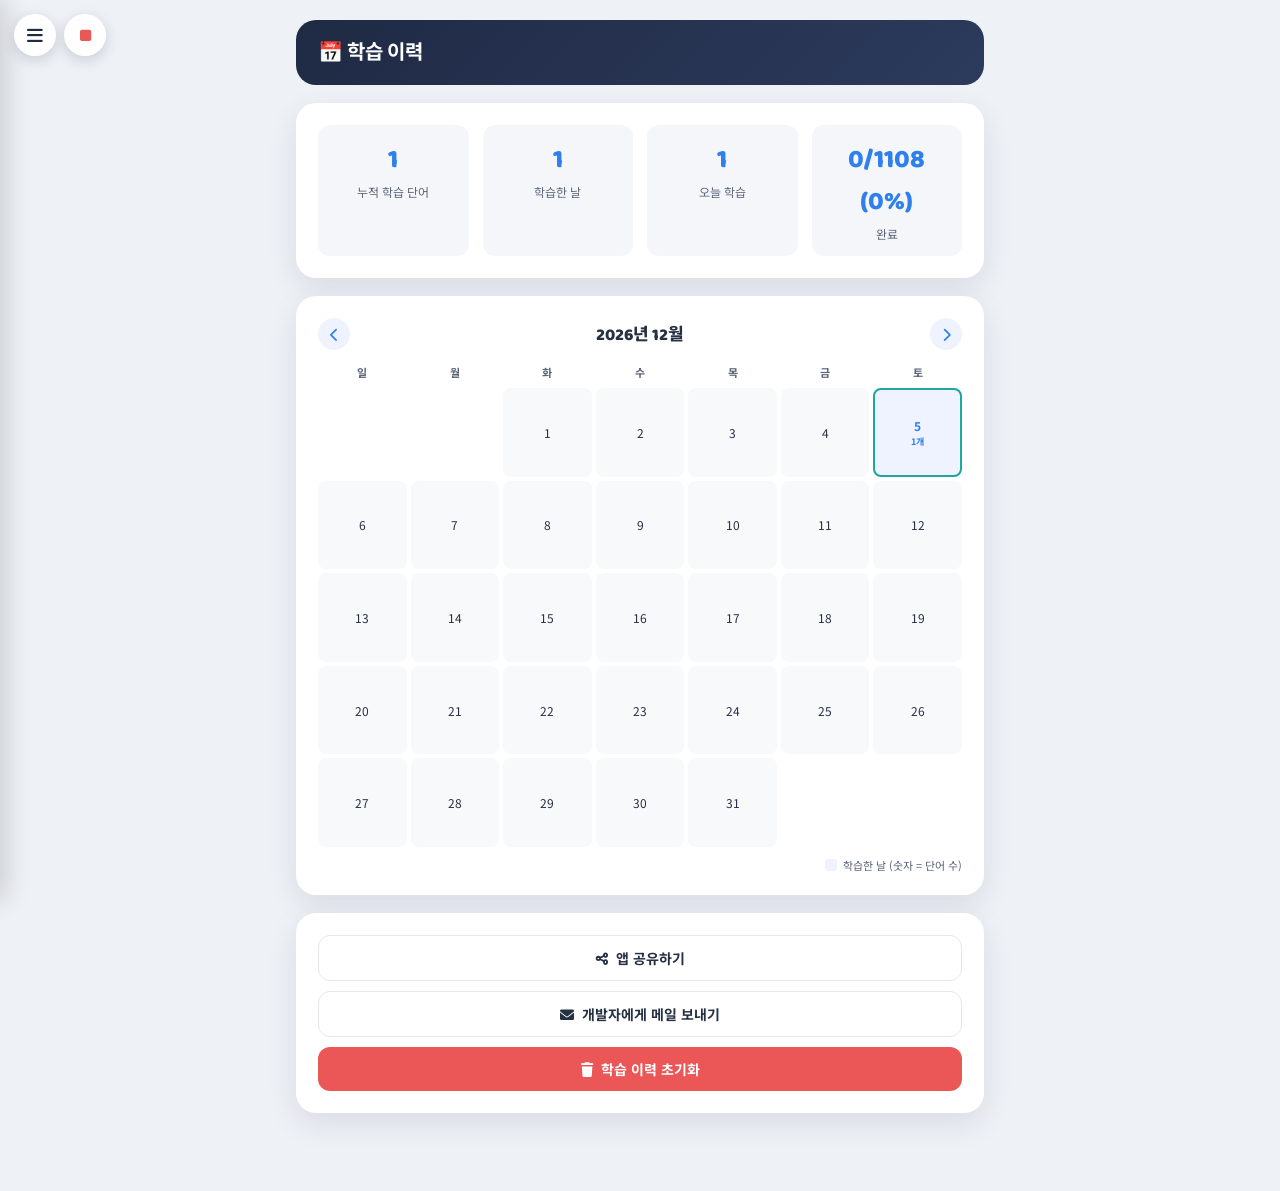
<file: progress.html>
<!DOCTYPE html>
<html lang="ko">
<head>
    <meta charset="UTF-8">
    <meta name="viewport" content="width=device-width, initial-scale=1.0">
    <title>학습 이력 - Lingo Power</title>
    <link rel="stylesheet" href="style.css">
    <link rel="stylesheet" href="https://cdnjs.cloudflare.com/ajax/libs/font-awesome/6.0.0-beta3/css/all.min.css">
    <link rel="stylesheet" href="flashcard.css">
    <link rel="stylesheet" href="nav.css">
    <link rel="stylesheet" href="style_pg.css">
</head>
<body>
    <header class="screen-only">
        <h1>📅 <span data-i18n="navProgress">학습 이력</span></h1>
    </header>

    <!-- 요약 -->
    <div class="pg-card">
        <div class="pg-summary">
            <div class="pg-summary-item">
                <div class="pg-summary-num" id="totalWordsNum">0</div>
                <div class="pg-summary-label" data-i18n="progressAccumWords">누적 학습 단어</div>
            </div>
            <div class="pg-summary-item">
                <div class="pg-summary-num" id="totalDaysNum">0</div>
                <div class="pg-summary-label" data-i18n="progressDaysLearned">학습한 날</div>
            </div>
            <div class="pg-summary-item">
                <div class="pg-summary-num" id="todayNum">0</div>
                <div class="pg-summary-label" data-i18n="progressTodayLearned">오늘 학습</div>
            </div>
            <div class="pg-summary-item pg-summary-item--clickable" id="completedCard" title="완료한 단어 목록 보기">
                <div class="pg-summary-num" id="completedNum">0/0</div>
                <div class="pg-summary-label" id="completedLabel" data-i18n="progressCompleted">완료</div>
            </div>
        </div>
    </div>

    <!-- 달력 -->
    <div class="pg-card">
        <div class="pg-cal-header">
            <button class="pg-cal-nav-btn" id="prevMonthBtn"><i class="fa-solid fa-chevron-left"></i></button>
            <div class="pg-cal-title" id="calTitle">-</div>
            <button class="pg-cal-nav-btn" id="nextMonthBtn"><i class="fa-solid fa-chevron-right"></i></button>
        </div>
        <div class="pg-cal-grid" id="calWeekdays"></div>
        <div class="pg-cal-grid" id="calDays" style="margin-top:4px;"></div>
        <div class="pg-cal-legend">
            <span class="pg-legend-swatch"></span> <span data-i18n="progressLegend">학습한 날 (숫자 = 단어 수)</span>
        </div>
    </div>

    <!-- 날짜별 상세 -->
    <div class="pg-card pg-day-detail" id="dayDetail">
        <div class="pg-day-detail-header">
            <div class="pg-day-detail-title" id="dayDetailTitle">-</div>
            <button type="button" class="pg-print-btn pg-danger-btn" id="completedResetBtn" style="display:none;"><i class="fa-solid fa-trash"></i> <span data-i18n="resetCompleted">완료 목록 초기화</span></button>
            <button type="button" class="pg-print-btn" id="dayDetailPrintBtn"><i class="fa-solid fa-print"></i> <span data-i18n="printPdf">인쇄 / PDF 출력</span></button>
        </div>
        <div id="dayDetailList"></div>
        <div class="pg-day-detail-pagination" id="dayDetailPagination"></div>
    </div>

    <!-- 관리/공유 -->
    <div class="pg-card">
        <button class="pg-action-btn pg-outline" id="shareBtn"><i class="fa-solid fa-share-nodes"></i>&nbsp; <span data-i18n="progressShare">앱 공유하기</span></button>
        <button class="pg-action-btn pg-outline" id="emailBtn"><i class="fa-solid fa-envelope"></i>&nbsp; <span data-i18n="progressEmail">개발자에게 메일 보내기</span></button>
        <button class="pg-action-btn pg-danger" id="resetBtn"><i class="fa-solid fa-trash"></i>&nbsp; <span data-i18n="progressReset">학습 이력 초기화</span></button>
    </div>

    <script src="ui-i18n.js"></script>
    <script src="data/cards_all.js"></script>
    <script src="lang-pref.js"></script>
    <script src="cards-loader.js"></script>
    <script src="progress.js"></script>
    <script src="audio-pref.js"></script>
    <script src="playback-engine.js"></script>
    <script>
        const WEEKDAYS_KO = ['일', '월', '화', '수', '목', '금', '토'];
        const WEEKDAYS_EN = ['Sun', 'Mon', 'Tue', 'Wed', 'Thu', 'Fri', 'Sat'];
        const WEEKDAYS = ((typeof getUILang === 'function') ? getUILang() : 'ko') === 'en' ? WEEKDAYS_EN : WEEKDAYS_KO;

        let viewYear, viewMonth; // viewMonth: 0-based
        let selectedDateKey = null;

        const calTitle = document.getElementById('calTitle');
        const calWeekdaysEl = document.getElementById('calWeekdays');
        const calDaysEl = document.getElementById('calDays');
        const dayDetailEl = document.getElementById('dayDetail');
        const dayDetailTitle = document.getElementById('dayDetailTitle');
        const dayDetailList = document.getElementById('dayDetailList');

        // 오디오 재생(mp3 우선, 실패시 TTS 폴백)은 playback-engine.js를 사용합니다.

        function pad2(n) { return String(n).padStart(2, '0'); }
        function dateKey(y, m, d) { return `${y}-${pad2(m + 1)}-${pad2(d)}`; }

        function renderWeekdayHeader() {
            calWeekdaysEl.innerHTML = WEEKDAYS.map(w => `<div class="pg-cal-weekday">${w}</div>`).join('');
        }

        function renderSummary(log) {
            const allWords = new Set();
            let totalDays = 0;
            Object.values(log).forEach(words => {
                words.forEach(w => allWords.add(w));
            });
            totalDays = Object.keys(log).length;
            const today = new Date();
            const todayKey = dateKey(today.getFullYear(), today.getMonth(), today.getDate());
            const todayCount = (log[todayKey] || []).length;

            document.getElementById('totalWordsNum').textContent = allWords.size;
            document.getElementById('totalDaysNum').textContent = totalDays;
            document.getElementById('todayNum').textContent = todayCount;

            renderCompletedSummary();
        }

        // "다음부터 안보기" = 그 단어의 학습을 완료로 표시. 전체 단어 수(cardsData) 대비
        // 완료 개수/퍼센트를 계산해서 보여줌
        function renderCompletedSummary() {
            const total = (typeof cardsData !== 'undefined' && Array.isArray(cardsData)) ? cardsData.length : 0;
            const completed = getCompletedIds().size;
            const percent = total > 0 ? Math.round((completed / total) * 100) : 0;
            const el = document.getElementById('completedNum');
            if (el) el.textContent = `${completed}/${total} (${percent}%)`;
        }

        function renderCalendar() {
            const log = getStudyLog();
            renderSummary(log);

            const uiLangForTitle = (typeof getUILang === 'function') ? getUILang() : 'ko';
            if (uiLangForTitle === 'en') {
                const monthNames = ['January','February','March','April','May','June','July','August','September','October','November','December'];
                calTitle.textContent = `${monthNames[viewMonth]} ${viewYear}`;
            } else {
                calTitle.textContent = `${viewYear}년 ${viewMonth + 1}월`;
            }

            const firstDay = new Date(viewYear, viewMonth, 1).getDay(); // 0=일
            const daysInMonth = new Date(viewYear, viewMonth + 1, 0).getDate();
            const today = new Date();
            const todayKey = dateKey(today.getFullYear(), today.getMonth(), today.getDate());

            let html = '';
            for (let i = 0; i < firstDay; i++) {
                html += `<div class="pg-cal-day is-empty"></div>`;
            }
            for (let d = 1; d <= daysInMonth; d++) {
                const key = dateKey(viewYear, viewMonth, d);
                const count = (log[key] || []).length;
                const classes = ['pg-cal-day'];
                if (count > 0) classes.push('has-study');
                if (key === todayKey) classes.push('is-today');
                if (key === selectedDateKey) classes.push('is-selected');
                html += `
                    <div class="${classes.join(' ')}" data-date="${key}" data-count="${count}">
                        <span>${d}</span>
                        ${count > 0 ? `<span class="pg-cal-count">${count}${uiLangForTitle === 'en' ? '' : '개'}</span>` : ''}
                    </div>
                `;
            }
            calDaysEl.innerHTML = html;

            calDaysEl.querySelectorAll('.pg-cal-day.has-study').forEach(el => {
                el.addEventListener('click', () => openDayDetail(el.dataset.date));
            });
        }

        // COMPLETED_WORDS_KEY / getCompletedIds() / markWordCompleted() / unmarkWordCompleted()는
        // cards-loader.js에서 이미 선언됨 (같은 이름을 여기서 또 선언하면 예전에
        // 겪었던 "이미 선언됨" 문법오류가 재발할 수 있어서, 여기서는 그대로 재사용만 함)

        const DAY_DETAIL_PAGE_SIZE = 20;
        let dayDetailWords = [];
        let dayDetailKey = null;
        let dayDetailPage = 1;
        let dayDetailMode = 'day'; // 'day' = 그날 학습한 단어, 'completed' = 완료한 단어 목록

        function buildWordItemHtml(w) {
            const card = cardsData.find(c => (c.word || '').toUpperCase() === (w || '').toUpperCase());
            const meaning = card ? card.meaning : '';
            const engExample = card ? card.engExample : '';
            const korExample = card ? card.korExample : '';
            const image = card ? card.image : '';
            const id = card ? card.id : null;
            const thumb = image ? `<img class="pg-word-thumb" src="${image}" alt="${w}">` : '<div class="pg-word-thumb"></div>';
            const actionBtn = id === null ? '' : (dayDetailMode === 'completed'
                ? `<button type="button" class="pg-restore-btn" data-id="${id}" title="완료 취소(복구)"><i class="fa-solid fa-rotate-left"></i></button>`
                : `<button type="button" class="pg-complete-btn" data-id="${id}" title="학습 완료로 표시"><i class="fa-solid fa-circle-check"></i></button>`);
            return `
                <div class="pg-word-item">
                    ${thumb}
                    <div class="pg-word-text">
                        <div class="pg-word-en">${w}</div>
                        <div class="pg-word-ko">${meaning}</div>
                        <div class="pg-word-sentence">${engExample}</div>
                        <div class="pg-word-sentence-ko">${korExample}</div>
                    </div>
                    <div class="pg-word-controls">
                        <button type="button" class="speak-btn" data-word="${w}" data-seq="ee" title="단어 발음"><i class="fa-solid fa-volume-high"></i></button>
                        <button type="button" class="speak-btn plus" data-word="${w}" data-seq="ee,kk,es,ks" title="전체 듣기"><i class="fa-solid fa-volume-high"></i>+</button>
                        ${actionBtn}
                    </div>
                </div>
            `;
        }

        // forcedAll=true면 페이지 무시하고 전체를 그림 (인쇄용)
        function renderDayDetailList(forcedAll = false) {
            const words = dayDetailWords;
            const pagination = document.getElementById('dayDetailPagination');

            if (!words.length) {
                dayDetailList.innerHTML = `<div class="pg-empty-msg">${t('progressNoRecord')}</div>`;
                pagination.innerHTML = '';
                return;
            }

            const totalPages = Math.ceil(words.length / DAY_DETAIL_PAGE_SIZE);
            let pageWords = words;
            if (!forcedAll && words.length > DAY_DETAIL_PAGE_SIZE) {
                const start = (dayDetailPage - 1) * DAY_DETAIL_PAGE_SIZE;
                pageWords = words.slice(start, start + DAY_DETAIL_PAGE_SIZE);
            }

            dayDetailList.innerHTML = pageWords.map(buildWordItemHtml).join('');

            // 페이지네이션 컨트롤 (20개 이하이거나 인쇄용 강제 전체보기면 안 보임)
            if (!forcedAll && words.length > DAY_DETAIL_PAGE_SIZE) {
                pagination.innerHTML = `
                    <button type="button" class="pg-cal-nav-btn" id="dayDetailPrevPage"><i class="fa-solid fa-chevron-left"></i></button>
                    <span class="pg-day-detail-page-info">${dayDetailPage} / ${totalPages}</span>
                    <button type="button" class="pg-cal-nav-btn" id="dayDetailNextPage"><i class="fa-solid fa-chevron-right"></i></button>
                `;
                document.getElementById('dayDetailPrevPage').addEventListener('click', () => {
                    if (dayDetailPage > 1) { dayDetailPage--; renderDayDetailList(); }
                });
                document.getElementById('dayDetailNextPage').addEventListener('click', () => {
                    if (dayDetailPage < totalPages) { dayDetailPage++; renderDayDetailList(); }
                });
            } else {
                pagination.innerHTML = '';
            }

            bindDayDetailItemEvents();
        }

        function bindDayDetailItemEvents() {
            dayDetailList.querySelectorAll('.speak-btn').forEach(btn => {
                btn.addEventListener('click', () => {
                    playSequence(btn.dataset.word, btn.dataset.seq.split(','), btn);
                });
            });

            dayDetailList.querySelectorAll('.pg-complete-btn').forEach(btn => {
                btn.addEventListener('click', () => {
                    markWordCompleted(btn.dataset.id);
                    openDayDetail(dayDetailKey); // 목록 즉시 갱신 (완료율 카드도 같이 갱신됨)
                });
            });

            dayDetailList.querySelectorAll('.pg-restore-btn').forEach(btn => {
                btn.addEventListener('click', () => {
                    unmarkWordCompleted(btn.dataset.id);
                    openCompletedList(); // 완료 목록 즉시 갱신
                });
            });
        }

        function printDayDetail() {
            renderDayDetailList(true); // 인쇄 시에는 페이지 나누지 않고 전체를 다 보여줌
            window.print();
            renderDayDetailList(); // 인쇄 끝나면 원래 페이지 보기로 복귀
        }

        // 완료 표시한 단어 전체 목록 보기 (상단 "완료" 카드 클릭 시)
        function openCompletedList() {
            dayDetailMode = 'completed';
            selectedDateKey = null;
            renderCalendar();

            const completed = getCompletedIds();
            const words = cardsData
                .filter(c => completed.has(String(c.id)))
                .map(c => c.word);

            dayDetailWords = words;
            dayDetailKey = null;
            dayDetailPage = 1;

            const uiLang = (typeof getUILang === 'function') ? getUILang() : 'ko';
            dayDetailTitle.textContent = uiLang === 'en'
                ? `Completed words (${words.length})`
                : `학습 완료한 단어 (${words.length}개)`;

            renderDayDetailList();
            document.getElementById('completedResetBtn').style.display = 'inline-flex';

            dayDetailEl.classList.add('is-open');
            dayDetailEl.scrollIntoView({ behavior: 'smooth', block: 'nearest' });
        }

        // 완료 목록만 통째로 초기화 (달력 학습기록은 안 건드림 - "학습 이력 초기화"와 별개)
        function resetCompletedWords() {
            const ok = confirm(t('confirmResetCompleted'));
            if (!ok) return;
            localStorage.removeItem(COMPLETED_WORDS_KEY);
            openCompletedList(); // 목록/완료율 카드 즉시 갱신
        }

        function openDayDetail(key) {
            dayDetailMode = 'day';
            selectedDateKey = key;
            renderCalendar();
            document.getElementById('completedResetBtn').style.display = 'none';

            const log = getStudyLog();
            const completed = getCompletedIds();
            const allWords = log[key] || [];
            const words = allWords.filter(w => {
                const card = cardsData.find(c => (c.word || '').toUpperCase() === (w || '').toUpperCase());
                if (!card) return true; // 카드 매칭이 안 되면 완료 여부를 판단할 수 없으니 그냥 보여줌
                return !completed.has(String(card.id)); // 완료 표시(id 기준)한 단어는 목록에서 제외 (학습기록 자체는 그대로 유지)
            });

            dayDetailWords = words;
            dayDetailKey = key;
            dayDetailPage = 1;

            const [y, m, d] = key.split('-').map(Number);
            const uiLang = (typeof getUILang === 'function') ? getUILang() : 'ko';
            dayDetailTitle.textContent = uiLang === 'en'
                ? `Words studied on ${y}-${pad2(m)}-${pad2(d)} (${words.length})`
                : `${y}년 ${m}월 ${d}일 학습한 단어 (${words.length}개)`;

            renderDayDetailList();

            dayDetailEl.classList.add('is-open');
            dayDetailEl.scrollIntoView({ behavior: 'smooth', block: 'nearest' });
        }

        function changeMonth(delta) {
            viewMonth += delta;
            if (viewMonth < 0) { viewMonth = 11; viewYear--; }
            if (viewMonth > 11) { viewMonth = 0; viewYear++; }
            selectedDateKey = null;
            dayDetailEl.classList.remove('is-open');
            renderCalendar();
        }

        document.addEventListener('DOMContentLoaded', () => {
            const now = new Date();
            viewYear = now.getFullYear();
            viewMonth = now.getMonth();

            renderWeekdayHeader();
            renderCalendar();

            document.getElementById('prevMonthBtn').addEventListener('click', () => changeMonth(-1));
            document.getElementById('nextMonthBtn').addEventListener('click', () => changeMonth(1));
            document.getElementById('dayDetailPrintBtn').addEventListener('click', printDayDetail);
            document.getElementById('completedCard').addEventListener('click', openCompletedList);
            document.getElementById('completedResetBtn').addEventListener('click', resetCompletedWords);

            // 학습 이력 초기화
            document.getElementById('resetBtn').addEventListener('click', () => {
                const ok = confirm(t('confirmResetHistory'));
                if (!ok) return;
                clearStudyLog();
                selectedDateKey = null;
                dayDetailEl.classList.remove('is-open');
                renderCalendar();
                alert(t('resetHistoryDone'));
            });

            // 앱 공유하기 (SRT 플레이어와 동일한 패턴)
            document.getElementById('shareBtn').addEventListener('click', async () => {
                const shareData = {
                    title: 'Lingo Power',
                    text: '이미지와 발음으로 초등 필수 영단어 800개를 배워요!',
                    url: location.origin + location.pathname.replace('progress.html', 'index.html')
                };
                if (navigator.share) {
                    try {
                        await navigator.share(shareData);
                    } catch (err) {
                        /* 사용자가 공유 취소함 — 무시 */
                    }
                } else if (navigator.clipboard) {
                    try {
                        await navigator.clipboard.writeText(shareData.url);
                        alert('링크가 클립보드에 복사되었습니다. 원하는 곳에 붙여넣기(Ctrl+V) 해서 공유하세요!');
                    } catch (err) {
                        alert('클립보드 복사에 실패했습니다. 주소창의 URL을 직접 복사해주세요.');
                    }
                } else {
                    alert('이 브라우저는 공유 기능을 지원하지 않습니다. 주소창의 URL을 직접 복사해주세요.');
                }
            });

            // 개발자에게 메일 보내기
            document.getElementById('emailBtn').addEventListener('click', () => {
                const subject = encodeURIComponent('[초등영어800+] 문의/피드백');
                const body = encodeURIComponent('앱을 사용하시면서 느끼신 점이나 문의사항을 자유롭게 적어주세요.\n\n');
                window.location.href = `mailto:everfine2020@gmail.com?subject=${subject}&body=${body}`;
            });
        });
    </script>
    <script src="no-devtools.js"></script>
    <script src="nav.js"></script>
</body>
</html>
</file>
<file: style.css>
/* ============================================================
   플래시카드로 학습하는 초등영어 800+
   style.css — 전역 베이스 스타일
   ============================================================ */

@import url('https://fonts.googleapis.com/css2?family=Baloo+2:wght@500;700;800&family=Noto+Sans+KR:wght@400;500;700;900&family=Space+Mono:wght@400;700&display=swap');

:root {
    /* --- Color tokens --- */
    --color-bg: #EEF1F6;           /* 페이지 배경 (연한 그레이 블루) */
    --color-card: #FFFFFF;         /* 카드 배경 */
    --color-ink: #263043;          /* 본문 텍스트 */
    --color-ink-soft: #5B6478;     /* 보조 텍스트 */
    --color-header: #1F2A44;       /* 상단 네비게이션 바 */
    --color-header-2: #2C3A5C;     /* 상단 네비게이션 그라디언트 끝 */

    --color-blue: #2F80ED;         /* 순번 배지 / 버튼 */
    --color-blue-dark: #2262c4;
    --color-orange: #F2994A;       /* 테마 배지 */
    --color-purple: #9B51E0;       /* 레벨 배지 */
    --color-word: #2F3FA6;         /* 영단어 텍스트 */
    --color-example-en: #3B5BDB;   /* 영어 예문 */
    --color-teal: #1FA6A0;         /* 발음기호 / 포인트 */

    --radius-lg: 20px;
    --radius-md: 12px;
    --radius-pill: 999px;

    --shadow-card: 0 10px 30px rgba(31, 42, 68, 0.10);
    --shadow-soft: 0 2px 8px rgba(31, 42, 68, 0.08);

    --font-display: 'Baloo 2', 'Noto Sans KR', sans-serif;
    --font-body: 'Noto Sans KR', sans-serif;
    --font-mono: 'Space Mono', monospace;
}

* {
    box-sizing: border-box;
}

html, body {
    margin: 0;
    padding: 0;
}

body {
    background: var(--color-bg);
    color: var(--color-ink);
    font-family: var(--font-body);
    -webkit-font-smoothing: antialiased;
    min-height: 100vh;
    padding-bottom: 96px; /* 하단 고정 컨트롤바 공간 확보 */
}

button {
    font-family: var(--font-body);
    cursor: pointer;
    border: none;
}

button:disabled {
    cursor: not-allowed;
    opacity: 0.45;
}

button:focus-visible,
a:focus-visible {
    outline: 3px solid var(--color-teal);
    outline-offset: 2px;
}

@media (prefers-reduced-motion: reduce) {
    * {
        animation-duration: 0.01ms !important;
        transition-duration: 0.01ms !important;
    }
}
</file>
<file: flashcard.css>
/* ============================================================
   플래시카드로 학습하는 초등영어 800+
   flashcard.css — 플래시카드 컴포넌트 스타일
   ============================================================ */

/* ---------- 상단 네비게이션 (순번 / 테마 / 레벨) ---------- */
.top-navigation {
    display: flex;
    align-items: center;
    justify-content: space-between;
    gap: 12px;
    padding: 14px 24px;
    background: linear-gradient(135deg, var(--color-header), var(--color-header-2));
}

.text-button-3d {
    font-family: var(--font-body);
    font-weight: 700;
    font-size: 15px;
    color: #fff;
    padding: 8px 18px;
    border-radius: var(--radius-pill);
    box-shadow: var(--shadow-soft);
    white-space: nowrap;
}

.day-info {
    background: var(--color-blue);
    min-width: 44px;
    text-align: center;
}

.theme-info {
    background: var(--color-orange);
    flex: 0 1 auto;
}

.level-info {
    background: var(--color-purple);
    letter-spacing: 0.03em;
}

/* ---------- 메인 레이아웃 ---------- */
.main-layout-quiz {
    max-width: 900px;
    margin: 28px auto 0;
    padding: 0 20px;
}

.flashcard-section h2 {
    font-family: var(--font-display);
    font-size: 20px;
    font-weight: 700;
    color: var(--color-ink);
    text-align: center;
    margin: 0 0 18px;
}

.flashcard-grid-container {
    display: flex;
    justify-content: center;
}

/* ---------- 플래시카드 아이템 ---------- */
.flashcard-item {
    width: 100%;
    background: var(--color-card);
    border-radius: var(--radius-lg);
    box-shadow: var(--shadow-card);
    overflow: hidden;
}

.flashcard-top-area {
    display: flex;
    align-items: center;
    gap: 32px;
    padding: 32px;
}

.flashcard-image-wrapper {
    flex: 0 0 auto;
    width: 42%;
    max-width: 320px;
    border-radius: var(--radius-md);
    overflow: hidden;
    background: #F4F6FA;
}

.flashcard-image {
    display: block;
    width: 100%;
    height: auto;
    aspect-ratio: 1 / 1;
    object-fit: cover;
}

.flashcard-word-meaning-content {
    flex: 1 1 auto;
    text-align: center;
}

.flashcard-word {
    font-family: var(--font-display);
    font-size: 44px;
    font-weight: 800;
    color: var(--color-word);
    margin: 0 0 6px;
    cursor: pointer;
}

.speak-btn {
    display: inline-flex;
    align-items: center;
    justify-content: center;
    width: 30px;
    height: 30px;
    margin-left: 6px;
    border-radius: 50%;
    background: #EEF3FF;
    color: var(--color-blue);
    font-size: 14px;
    vertical-align: middle;
    transition: background 0.15s ease, transform 0.1s ease;
}

.speak-btn i {
    pointer-events: none;
}

.speak-btn:hover {
    background: #DCE7FF;
}

.speak-btn:active {
    transform: scale(0.92);
}

.speak-btn.plus {
    background: #E6F8F6;
    color: var(--color-teal);
    font-size: 11px;
    font-weight: 800;
}

.speak-btn.plus:hover {
    background: #CFF1EE;
}

.complete-btn {
    display: inline-flex;
    align-items: center;
    justify-content: center;
    width: 26px;
    height: 26px;
    border-radius: 50%;
    background: #F4F6FA;
    color: var(--color-ink-soft);
    font-size: 12px;
    vertical-align: middle;
    margin-left: 4px;
}

.complete-btn:hover {
    background: #FDEBEA;
    color: #C0392B;
}

.speak-btn.is-playing {
    animation: speakPulse 0.6s ease-in-out infinite;
}

@keyframes speakPulse {
    0%, 100% { transform: scale(1); }
    50% { transform: scale(1.12); }
}

.flashcard-ipa {
    font-family: var(--font-mono);
    font-size: 15px;
    color: var(--color-teal);
    margin: 0 0 12px;
}

.flashcard-pronun {
    font-family: var(--font-mono);
    font-size: 15px;
    color: var(--color-teal);
    margin: 0 0 12px;
}

.flashcard-sent-pronun {
    font-family: var(--font-mono);
    font-size: 13px;
    color: var(--color-ink-soft);
    margin: 2px 0 8px;
}

.flashcard-meaning {
    font-family: var(--font-body);
    font-size: 24px;
    font-weight: 700;
    color: var(--color-ink);
    margin: 0;
    cursor: pointer;
}

.flashcard-meaning strong {
    display: none; /* "의미:" 라벨은 시각적으로는 생략, 스크린리더용으로만 유지하려면 sr-only 처리 가능 */
}

/* ---------- 하단 예문 영역 ---------- */
.flashcard-bottom-area {
    padding: 24px 32px 28px;
    border-top: 1px solid #EDEFF4;
    text-align: center;
}

.flashcard-eng-example {
    font-size: 19px;
    font-weight: 500;
    color: var(--color-example-en);
    margin: 0 0 8px;
    cursor: pointer;
}

.flashcard-eng-example strong,
.flashcard-kor-example strong {
    display: none;
}

.flashcard-kor-example {
    font-size: 16px;
    color: var(--color-ink-soft);
    margin: 0 0 10px;
    cursor: pointer;
}

.flashcard-day-info {
    font-size: 12px;
    color: #A6ADBB;
    margin: 0;
}

/* speakable 요소 클릭 가능 표시 */
.speakable:hover {
    opacity: 0.82;
}

/* ---------- 하단 고정 컨트롤 바 ---------- */
.pagination-controls {
    position: fixed;
    left: 0;
    right: 0;
    bottom: 0;
    display: flex;
    flex-wrap: wrap;
    align-items: center;
    justify-content: center;
    gap: 10px;
    padding: 14px 16px;
    background: #FFFFFF;
    border-top: 1px solid #E4E7EF;
    box-shadow: 0 -4px 16px rgba(31, 42, 68, 0.06);
    z-index: 10;
}

.nav-button {
    font-size: 14px;
    font-weight: 700;
    color: #fff;
    background: var(--color-blue);
    padding: 10px 18px;
    border-radius: var(--radius-md);
    transition: background 0.15s ease, transform 0.1s ease;
}

.nav-button:hover:not(:disabled) {
    background: var(--color-blue-dark);
}

.nav-button:active:not(:disabled) {
    transform: scale(0.97);
}

#toggleIpaBtn {
    background: var(--color-teal);
}

#toggleIpaBtn:hover {
    background: #178782;
}

.icon-toggle {
    background: #B9C2D4;
}

.icon-toggle:hover {
    background: #9FA9BF;
}

.icon-toggle.is-active {
    background: var(--color-purple);
}

.icon-toggle.is-active:hover {
    background: #843fd1;
}

#stopAutoCaptureBtn {
    background: #EB5757;
}

#stopAutoCaptureBtn:hover {
    background: #cf4343;
}

.page-info {
    font-size: 14px;
    font-weight: 700;
    color: var(--color-ink);
    padding: 0 6px;
    min-width: 120px;
    text-align: center;
}

/* ---------- 반응형 (모바일) ---------- */
@media (max-width: 640px) {
    .top-navigation {
        padding: 12px 14px;
    }

    .text-button-3d {
        font-size: 13px;
        padding: 6px 12px;
    }

    .flashcard-top-area {
        flex-direction: column;
        padding: 24px 20px;
        gap: 18px;
    }

    .flashcard-image-wrapper {
        width: 70%;
        max-width: 240px;
    }

    .flashcard-word {
        font-size: 32px;
    }

    .flashcard-meaning {
        font-size: 19px;
    }

    .flashcard-eng-example {
        font-size: 16px;
    }

    .pagination-controls {
        gap: 8px;
    }

    .nav-button {
        font-size: 12px;
        padding: 8px 12px;
    }

    .page-info {
        min-width: 90px;
        font-size: 12px;
    }
}
</file>
<file: nav.css>
/* ============================================================
   플래시카드로 학습하는 초등영어 800+ — 공용 내비게이션
   nav.css
   ============================================================ */

.hb-btn {
    position: fixed;
    top: 14px;
    left: 14px;
    z-index: 200;
    width: 42px;
    height: 42px;
    border-radius: 50%;
    background: rgba(255, 255, 255, 0.92);
    box-shadow: 0 4px 14px rgba(31, 42, 68, 0.18);
    display: flex;
    align-items: center;
    justify-content: center;
    font-size: 18px;
    color: var(--color-header, #1F2A44);
    cursor: pointer;
    border: none;
}

.hb-btn:hover {
    background: #fff;
}

.hb-stop-btn {
    position: fixed;
    top: 14px;
    left: 64px;
    z-index: 200;
    width: 42px;
    height: 42px;
    border-radius: 50%;
    background: rgba(255, 255, 255, 0.92);
    box-shadow: 0 4px 14px rgba(31, 42, 68, 0.18);
    display: flex;
    align-items: center;
    justify-content: center;
    font-size: 15px;
    color: #EB5757;
    cursor: pointer;
    border: none;
}

.hb-stop-btn:hover {
    background: #fff;
    color: #C0392B;
}

.hb-stop-btn:active {
    transform: scale(0.94);
}

.hb-overlay {
    display: none;
    position: fixed;
    inset: 0;
    background: rgba(15, 20, 33, 0.5);
    z-index: 190;
}

.hb-overlay.is-open {
    display: block;
}

.hb-drawer {
    position: fixed;
    top: 0;
    left: 0;
    bottom: 0;
    width: min(280px, 82vw);
    background: #fff;
    z-index: 195;
    box-shadow: 6px 0 24px rgba(0, 0, 0, 0.15);
    transform: translateX(-100%);
    transition: transform 0.22s ease;
    overflow-y: auto;
    padding: 20px 0 30px;
}

.hb-drawer.is-open {
    transform: translateX(0);
}

.hb-drawer-header {
    padding: 6px 20px 16px;
    border-bottom: 1px solid #EEF1F6;
    margin-bottom: 10px;
}

.hb-drawer-title {
    font-family: var(--font-display, sans-serif);
    font-weight: 800;
    font-size: 15px;
    color: var(--color-ink, #263043);
    line-height: 1.35;
}

.hb-drawer-sub {
    font-size: 12px;
    color: var(--color-ink-soft, #5B6478);
    margin-top: 2px;
}

.hb-section-label {
    font-size: 11px;
    font-weight: 700;
    color: #A6ADBB;
    text-transform: uppercase;
    letter-spacing: 0.04em;
    padding: 14px 20px 6px;
}

.hb-link {
    display: flex;
    align-items: center;
    gap: 10px;
    padding: 11px 20px;
    font-size: 14px;
    font-weight: 600;
    color: var(--color-ink, #263043);
    text-decoration: none;
    cursor: pointer;
}

.hb-link:hover {
    background: #F4F6FA;
}

.hb-link.is-active {
    background: #EEF3FF;
    color: var(--color-blue, #2F80ED);
    border-right: 3px solid var(--color-blue, #2F80ED);
}

.hb-link .hb-icon {
    width: 20px;
    text-align: center;
    flex: 0 0 auto;
}

.hb-link.is-soon {
    color: #B7BECC;
    cursor: default;
}

.hb-link.is-soon:hover {
    background: transparent;
}

.hb-badge-soon {
    margin-left: auto;
    font-size: 10px;
    font-weight: 700;
    color: #B7BECC;
    background: #F4F6FA;
    padding: 2px 7px;
    border-radius: 999px;
}

.hb-lang-pref {
    padding: 4px 20px 8px;
    display: flex;
    flex-direction: column;
    gap: 8px;
}

.hb-lang-pref-row {
    display: flex;
    align-items: center;
    justify-content: space-between;
    gap: 10px;
    font-size: 13px;
    color: var(--color-ink, #263043);
}

.hb-lang-pref-row select {
    flex: 1 1 auto;
    max-width: 160px;
    padding: 6px 8px;
    border-radius: 8px;
    border: 1px solid #E4E7EF;
    background: #fff;
    font-size: 13px;
    color: var(--color-ink, #263043);
}

.hb-lang-apply-btn {
    margin-top: 4px;
    width: 100%;
    padding: 8px;
    border-radius: 8px;
    background: var(--color-blue, #2F80ED);
    color: #fff;
    font-weight: 700;
    font-size: 13px;
}

.hb-lang-apply-btn:hover {
    opacity: 0.9;
}

.hb-audio-pref {
    padding: 4px 20px 4px;
    display: flex;
    flex-direction: column;
    gap: 4px;
}

.hb-audio-pref-item {
    display: flex;
    align-items: center;
    gap: 8px;
    font-size: 13px;
    color: var(--color-ink, #263043);
    padding: 6px 4px;
    cursor: pointer;
    border-radius: 6px;
}

.hb-audio-pref-item:hover {
    background: #F4F6FA;
}

.hb-audio-pref-item input {
    accent-color: var(--color-blue, #2F80ED);
}

@media print {
    .hb-btn,
    .hb-stop-btn,
    .hb-overlay,
    .hb-drawer {
        display: none !important;
    }
}
</file>
<file: style_pg.css>
/* ============================================================
   플래시카드로 학습하는 초등영어 800+ — 학습 이력
   style_pg.css
   ============================================================ */

body {
    max-width: 720px;
    margin: 0 auto;
    padding: 20px 16px 60px;
}

header.screen-only {
    background: linear-gradient(135deg, var(--color-header), var(--color-header-2));
    border-radius: var(--radius-lg);
    padding: 16px 22px;
    margin-bottom: 18px;
}

header.screen-only h1 {
    margin: 0;
    font-family: var(--font-display);
    font-size: 20px;
    color: #fff;
}

.pg-card {
    background: var(--color-card);
    border-radius: var(--radius-lg);
    box-shadow: var(--shadow-card);
    padding: 22px;
    margin-bottom: 18px;
}

/* ---------- 요약 ---------- */
.pg-summary {
    display: flex;
    gap: 14px;
    flex-wrap: wrap;
}

.pg-summary-item {
    flex: 1 1 140px;
    text-align: center;
    background: #F4F6FA;
    border-radius: var(--radius-md);
    padding: 14px 10px;
}

.pg-summary-item--clickable {
    cursor: pointer;
    transition: background 0.15s;
}

.pg-summary-item--clickable:hover {
    background: #EEF3FF;
}

.pg-summary-num {
    font-family: var(--font-display);
    font-size: 26px;
    font-weight: 800;
    color: var(--color-blue);
}

.pg-summary-label {
    font-size: 12px;
    color: var(--color-ink-soft);
    margin-top: 2px;
}

/* ---------- 달력 ---------- */
.pg-cal-header {
    display: flex;
    align-items: center;
    justify-content: space-between;
    margin-bottom: 14px;
}

.pg-cal-title {
    font-family: var(--font-display);
    font-weight: 800;
    font-size: 17px;
    color: var(--color-ink);
}

.pg-cal-nav-btn {
    width: 32px;
    height: 32px;
    border-radius: 50%;
    background: #EEF3FF;
    color: var(--color-blue);
    font-size: 14px;
}

.pg-cal-grid {
    display: grid;
    grid-template-columns: repeat(7, 1fr);
    gap: 4px;
}

.pg-cal-weekday {
    text-align: center;
    font-size: 11px;
    font-weight: 700;
    color: var(--color-ink-soft);
    padding-bottom: 4px;
}

.pg-cal-day {
    aspect-ratio: 1 / 1;
    border-radius: 8px;
    display: flex;
    flex-direction: column;
    align-items: center;
    justify-content: center;
    font-size: 12px;
    color: var(--color-ink);
    background: #F8F9FB;
    position: relative;
}

.pg-cal-day.is-empty {
    background: transparent;
}

.pg-cal-day.is-today {
    outline: 2px solid var(--color-teal);
    outline-offset: -2px;
}

.pg-cal-day.has-study {
    background: #EEF3FF;
    color: var(--color-blue);
    font-weight: 700;
    cursor: pointer;
}

.pg-cal-day.has-study:hover {
    background: #DCE7FF;
}

.pg-cal-day.is-selected {
    background: var(--color-blue) !important;
    color: #fff !important;
}

.pg-cal-count {
    font-size: 9px;
    margin-top: 1px;
}

.pg-cal-legend {
    display: flex;
    align-items: center;
    gap: 6px;
    justify-content: flex-end;
    margin-top: 10px;
    font-size: 11px;
    color: var(--color-ink-soft);
}

.pg-legend-swatch {
    width: 12px;
    height: 12px;
    border-radius: 3px;
    background: #EEF3FF;
    display: inline-block;
}

/* ---------- 날짜 상세 ---------- */
.pg-day-detail {
    display: none;
}

.pg-day-detail.is-open {
    display: block;
}

.pg-day-detail-header {
    display: flex;
    align-items: center;
    justify-content: space-between;
    gap: 10px;
    margin-bottom: 12px;
}

.pg-day-detail-title {
    font-family: var(--font-display);
    font-weight: 700;
    font-size: 15px;
    color: var(--color-ink);
}

.pg-print-btn {
    flex: 0 0 auto;
    padding: 6px 12px;
    border-radius: 8px;
    background: #F4F6FA;
    color: var(--color-ink);
    font-size: 12px;
    font-weight: 600;
    white-space: nowrap;
}

.pg-print-btn:hover {
    background: #EEF3FF;
    color: var(--color-blue);
}

.pg-danger-btn {
    background: #FDEBEA !important;
    color: #C0392B !important;
}

.pg-danger-btn:hover {
    background: #FBD8D6 !important;
    color: #A72E2E !important;
}

.pg-day-detail-pagination {
    display: flex;
    align-items: center;
    justify-content: center;
    gap: 14px;
    margin-top: 14px;
}

.pg-day-detail-page-info {
    font-size: 13px;
    color: var(--color-ink-soft);
    font-weight: 600;
}

.pg-word-item {
    display: flex;
    align-items: center;
    gap: 10px;
    padding: 8px 0;
    border-bottom: 1px solid #EEF1F6;
}

.pg-word-item:last-child {
    border-bottom: none;
}

.pg-word-thumb {
    width: 40px;
    height: 40px;
    border-radius: 8px;
    object-fit: cover;
    background: #F4F6FA;
    flex: 0 0 auto;
}

.pg-word-text {
    flex: 1 1 auto;
    min-width: 0;
}

.pg-word-en {
    font-family: var(--font-display);
    font-weight: 700;
    color: var(--color-word);
    font-size: 15px;
}

.pg-word-ko {
    font-size: 13px;
    color: var(--color-ink-soft);
}

.pg-word-sentence {
    font-size: 12px;
    color: var(--color-example-en);
    margin-top: 3px;
}

.pg-word-sentence-ko {
    font-size: 11px;
    color: var(--color-ink-soft);
    margin-top: 1px;
}

.pg-word-controls {
    display: flex;
    gap: 4px;
    flex: 0 0 auto;
    align-items: flex-start;
}

.pg-word-controls .speak-btn {
    width: 28px;
    height: 28px;
    font-size: 12px;
}

.pg-word-controls .speak-btn.plus {
    font-size: 10px;
}

.pg-complete-btn {
    width: 28px;
    height: 28px;
    border-radius: 50%;
    background: #F4F6FA;
    color: var(--color-ink-soft);
    font-size: 12px;
}

.pg-complete-btn:hover {
    background: #E9F9F0;
    color: #1E8E4F;
}

.pg-restore-btn {
    width: 28px;
    height: 28px;
    border-radius: 50%;
    background: #F4F6FA;
    color: var(--color-ink-soft);
    font-size: 12px;
}

.pg-restore-btn:hover {
    background: #FFF3E0;
    color: #B8720A;
}

.pg-empty-msg {
    text-align: center;
    color: var(--color-ink-soft);
    font-size: 13px;
    padding: 20px 0;
}

/* ---------- 하단 액션 ---------- */
.pg-action-btn {
    width: 100%;
    text-align: center;
    padding: 12px;
    border-radius: var(--radius-md);
    font-weight: 700;
    font-size: 14px;
    margin-bottom: 10px;
    color: #fff;
    background: var(--color-blue);
}

.pg-action-btn:last-child {
    margin-bottom: 0;
}

.pg-action-btn.pg-danger {
    background: #EB5757;
}

.pg-action-btn.pg-secondary {
    background: var(--color-teal);
}

.pg-action-btn.pg-outline {
    background: #fff;
    color: var(--color-ink);
    border: 1px solid #E4E7EF;
}

/* ---------- 인쇄 전용 (학습 이력 날짜별 상세만 깔끔하게 인쇄) ---------- */
@media print {
    @page {
        size: A4;
        margin: 1.2cm;
    }

    body {
        max-width: none;
        padding: 0;
        background: white;
    }

    /* 캘린더/요약카드/공유버튼 등 인쇄에 불필요한 부분은 숨김 */
    header.screen-only,
    .pg-card:not(.pg-day-detail),
    .pg-print-btn,
    .pg-danger-btn,
    .pg-day-detail-pagination {
        display: none !important;
    }

    .pg-day-detail {
        display: block !important;
        box-shadow: none !important;
        padding: 0 !important;
    }

    .pg-word-item {
        page-break-inside: avoid;
        border-bottom: 1px solid #ddd;
    }

    .pg-word-controls {
        display: none !important; /* 인쇄물엔 발음 버튼 불필요 */
    }
}
</file>
